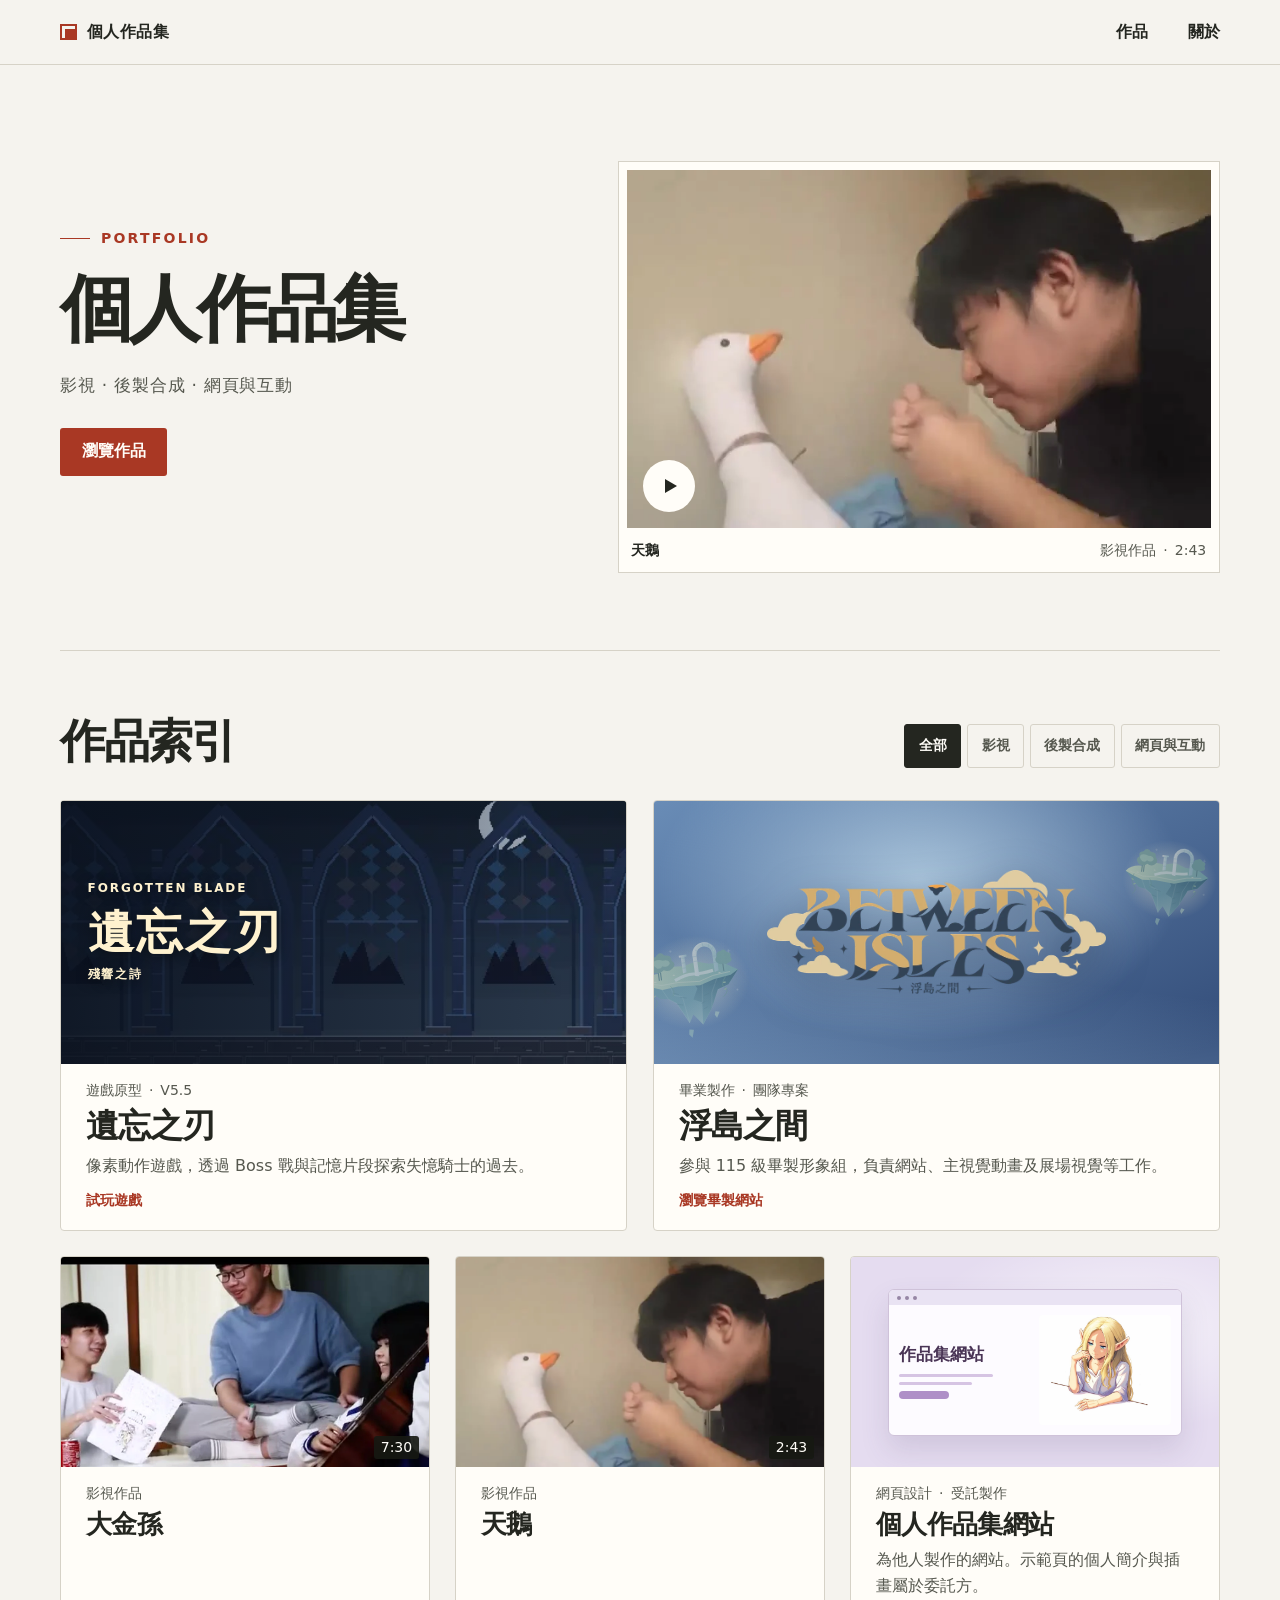
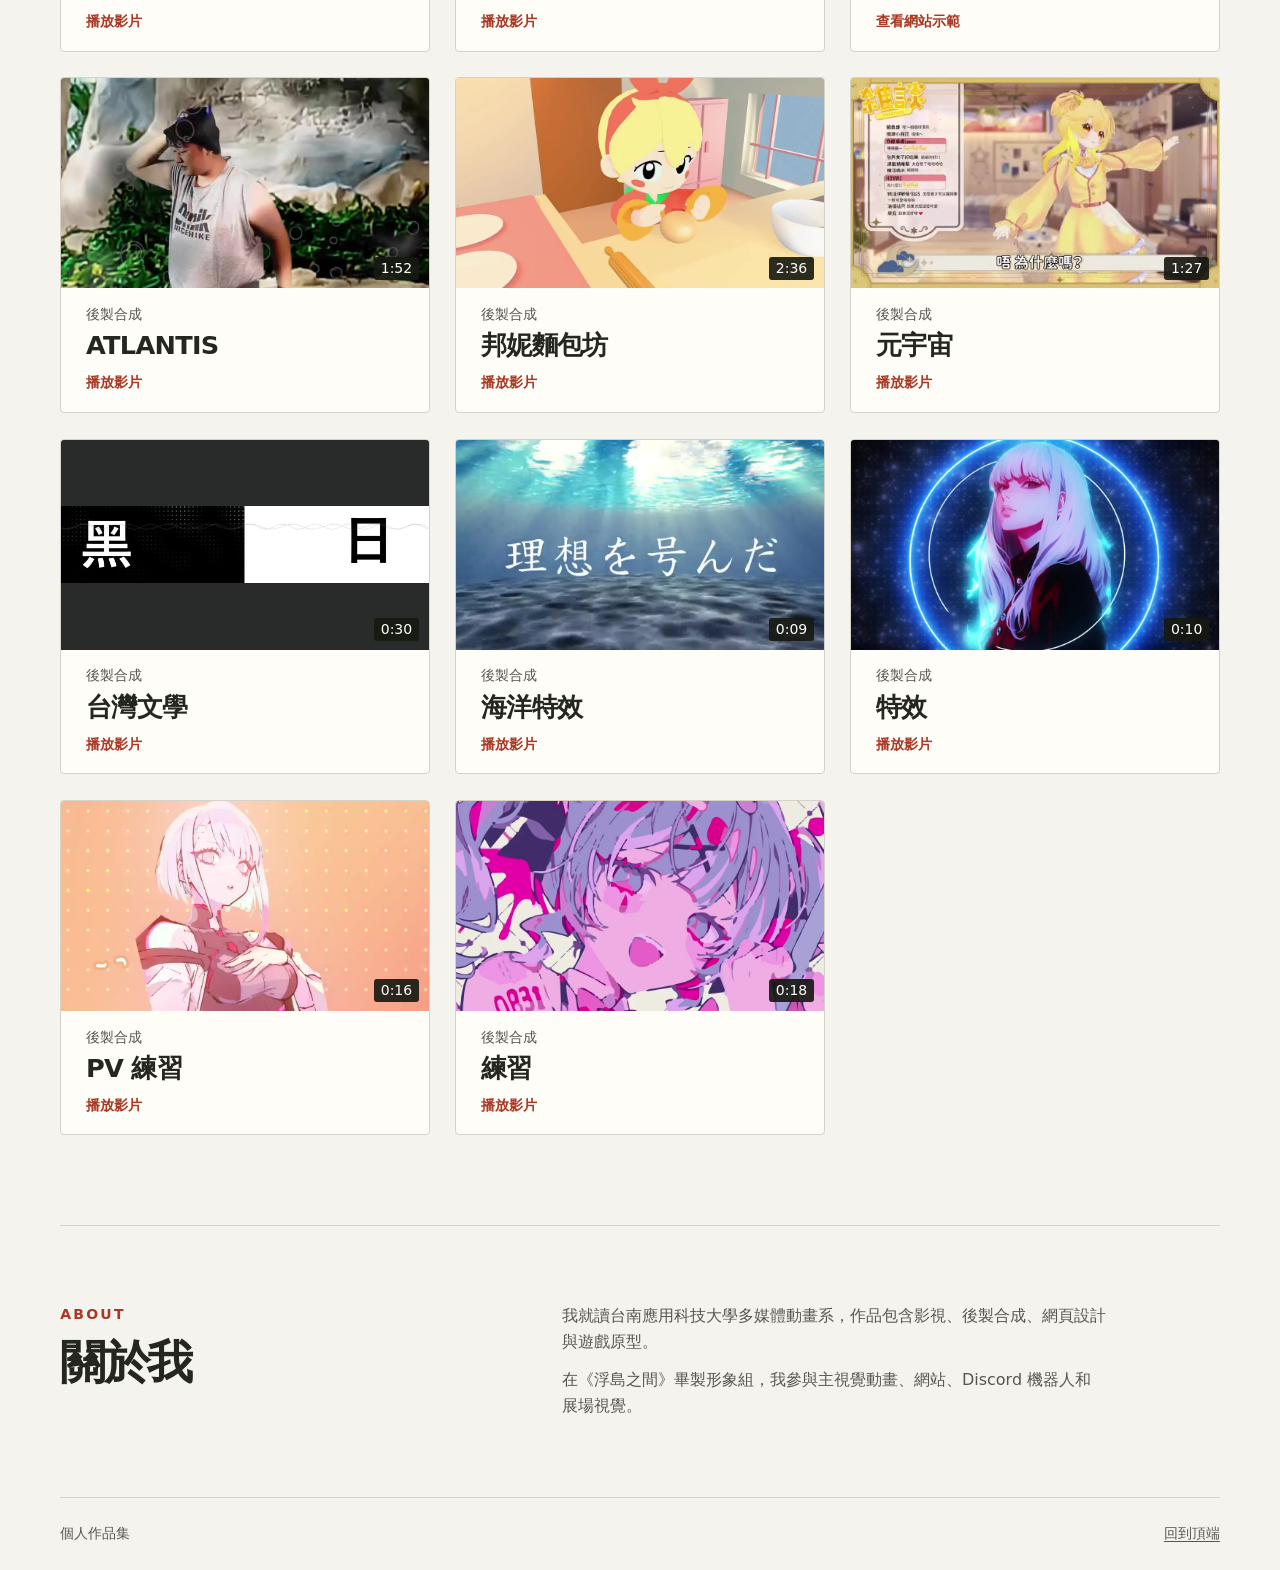
<file: index.html>
<!doctype html>
<html lang="zh-Hant">
<head>
  <meta charset="utf-8">
  <meta name="viewport" content="width=device-width, initial-scale=1">
  <meta name="description" content="影視、後製合成、網頁與互動作品。">
  <meta name="theme-color" content="#f5f3ee">
  <title>個人作品集｜影視、合成與互動</title>
  <link rel="stylesheet" href="style.css">
  <script src="portfolio.js" defer></script>
</head>
<body id="top">
  <a class="skip" href="#main">跳到主要內容</a>
  <header class="site-header">
    <div class="wrap header-inner">
      <a class="wordmark" href="#top"><span class="mark" aria-hidden="true"></span> 個人作品集</a>
      <nav aria-label="主選單">
        <a href="#works">作品</a>
        <a href="#about">關於</a>
      </nav>
    </div>
  </header>

  <main class="wrap" id="main">
    <section class="hero" aria-labelledby="portfolio-title">
      <div class="hero-copy">
        <p class="kicker"><span></span> PORTFOLIO</p>
        <h1 id="portfolio-title">個人作品集</h1>
        <p class="hero-fields">影視 · 後製合成 · 網頁與互動</p>
        <a class="primary" href="#works">瀏覽作品</a>
      </div>
      <a class="hero-film" href="media/swan.mp4" data-video="swan" data-title="天鵝" data-duration="2:43" aria-label="播放《天鵝》">
        <div class="hero-visual">
          <img src="media/swan.webp" alt="《天鵝》劇照" width="960" height="540" fetchpriority="high">
          <span class="play" aria-hidden="true"></span>
        </div>
        <div class="hero-caption"><span>天鵝</span><span>影視作品 <span class="dot">·</span> 2:43</span></div>
      </a>
    </section>

    <section class="work-section" id="works" aria-labelledby="work-title">
      <div class="section-head">
        <h2 id="work-title">作品索引</h2>
        <div class="filters" role="group" aria-label="篩選作品" hidden>
          <button type="button" data-filter="all" aria-pressed="true">全部</button>
          <button type="button" data-filter="film" aria-pressed="false">影視</button>
          <button type="button" data-filter="post" aria-pressed="false">後製合成</button>
          <button type="button" data-filter="web" aria-pressed="false">網頁與互動</button>
        </div>
        <p class="visually-hidden" id="filter-status" aria-live="polite"></p>
      </div>

      <div class="grid" id="work-grid">
        <article class="card card--feature" data-category="web">
          <a class="card-link" href="https://forgotten-blade-boss-prototype.danny20041030.chatgpt.site/v5.5/" target="_blank" rel="noopener">
            <div class="art art--game">
              <img src="media/blade.webp" alt="" width="1000" height="550" loading="lazy">
              <div class="game-lettering"><span>FORGOTTEN BLADE</span><strong>遺忘之刃</strong><span>殘響之詩</span></div>
            </div>
            <div class="card-body">
              <p class="meta">遊戲原型 <span class="dot">·</span> V5.5</p>
              <h3>遺忘之刃</h3>
              <p class="description">像素動作遊戲，透過 Boss 戰與記憶片段探索失憶騎士的過去。</p>
              <span class="action">試玩遊戲<span class="visually-hidden">（另開分頁）</span></span>
            </div>
          </a>
        </article>

        <article class="card card--feature" data-category="web">
          <a class="card-link" href="https://between-isles.github.io/fudao-meeting/website/" target="_blank" rel="noopener">
            <div class="art art--isles">
              <img class="island island--left" src="media/island.svg" alt="" width="270" height="142" loading="lazy">
              <img class="island island--right" src="media/island.svg" alt="" width="270" height="142" loading="lazy">
              <img class="isles-logo" src="media/isles-logo.webp" alt="Between Isles 標誌" width="740" height="480" loading="lazy">
            </div>
            <div class="card-body">
              <p class="meta">畢業製作 <span class="dot">·</span> 團隊專案</p>
              <h3>浮島之間</h3>
              <p class="description">參與 115 級畢製形象組，負責網站、主視覺動畫及展場視覺等工作。</p>
              <span class="action">瀏覽畢製網站<span class="visually-hidden">（另開分頁）</span></span>
            </div>
          </a>
        </article>

        <article class="card" data-category="film">
          <a class="card-link" href="media/dakin.mp4" data-video="dakin" data-title="大金孫" data-duration="7:30">
            <div class="art"><img src="media/dakin.webp" alt="" width="1200" height="750" loading="lazy"><span class="duration">7:30</span></div>
            <div class="card-body"><p class="meta">影視作品</p><h3>大金孫</h3><span class="action">播放影片</span></div>
          </a>
        </article>

        <article class="card" data-category="film">
          <a class="card-link" href="media/swan.mp4" data-video="swan" data-title="天鵝" data-duration="2:43">
            <div class="art"><img src="media/swan.webp" alt="" width="960" height="540" loading="lazy"><span class="duration">2:43</span></div>
            <div class="card-body"><p class="meta">影視作品</p><h3>天鵝</h3><span class="action">播放影片</span></div>
          </a>
        </article>

        <article class="card" data-category="web">
          <a class="card-link" href="case/index.html">
            <div class="art art--client">
              <div class="mock-browser" aria-hidden="true">
                <div class="mock-bar"><i></i><i></i><i></i></div>
                <div class="mock-page"><div class="mock-type"><b>作品集網站</b><span></span><span></span><i></i></div><img src="case/images/hero.jpg" alt="" width="320" height="250" loading="lazy"></div>
              </div>
            </div>
            <div class="card-body">
              <p class="meta">網頁設計 <span class="dot">·</span> 受託製作</p>
              <h3>個人作品集網站</h3>
              <p class="description">為他人製作的網站。示範頁的個人簡介與插畫屬於委託方。</p>
              <span class="action">查看網站示範</span>
            </div>
          </a>
        </article>

        <article class="card" data-category="post">
          <a class="card-link" href="media/atlantis.mp4" data-video="atlantis" data-title="ATLANTIS" data-duration="1:52">
            <div class="art"><img src="media/atlantis.webp" alt="" width="960" height="540" loading="lazy"><span class="duration">1:52</span></div>
            <div class="card-body"><p class="meta">後製合成</p><h3>ATLANTIS</h3><span class="action">播放影片</span></div>
          </a>
        </article>

        <article class="card" data-category="post">
          <a class="card-link" href="media/bonnie.mp4" data-video="bonnie" data-title="邦妮麵包坊" data-duration="2:36">
            <div class="art"><img src="media/bonnie.webp" alt="" width="960" height="540" loading="lazy"><span class="duration">2:36</span></div>
            <div class="card-body"><p class="meta">後製合成</p><h3>邦妮麵包坊</h3><span class="action">播放影片</span></div>
          </a>
        </article>

        <article class="card" data-category="post">
          <a class="card-link" href="media/metaverse.mp4" data-video="metaverse" data-title="元宇宙" data-duration="1:27">
            <div class="art"><img src="media/metaverse.webp" alt="" width="960" height="540" loading="lazy"><span class="duration">1:27</span></div>
            <div class="card-body"><p class="meta">後製合成</p><h3>元宇宙</h3><span class="action">播放影片</span></div>
          </a>
        </article>

        <article class="card" data-category="post">
          <a class="card-link" href="media/literature.mp4" data-video="literature" data-title="台灣文學" data-duration="0:30">
            <div class="art art--wide"><img src="media/literature.webp" alt="" width="1344" height="280" loading="lazy"><span class="duration">0:30</span></div>
            <div class="card-body"><p class="meta">後製合成</p><h3>台灣文學</h3><span class="action">播放影片</span></div>
          </a>
        </article>

        <article class="card" data-category="post">
          <a class="card-link" href="media/ocean.mp4" data-video="ocean" data-title="海洋特效" data-duration="0:09">
            <div class="art"><img src="media/ocean.webp" alt="" width="960" height="540" loading="lazy"><span class="duration">0:09</span></div>
            <div class="card-body"><p class="meta">後製合成</p><h3>海洋特效</h3><span class="action">播放影片</span></div>
          </a>
        </article>

        <article class="card" data-category="post">
          <a class="card-link" href="media/vfx.mp4" data-video="vfx" data-title="特效" data-duration="0:10">
            <div class="art"><img src="media/vfx.webp" alt="" width="960" height="540" loading="lazy"><span class="duration">0:10</span></div>
            <div class="card-body"><p class="meta">後製合成</p><h3>特效</h3><span class="action">播放影片</span></div>
          </a>
        </article>

        <article class="card" data-category="post">
          <a class="card-link" href="media/pv.mp4" data-video="pv" data-title="PV 練習" data-duration="0:16">
            <div class="art"><img src="media/pv.webp" alt="" width="960" height="540" loading="lazy"><span class="duration">0:16</span></div>
            <div class="card-body"><p class="meta">後製合成</p><h3>PV 練習</h3><span class="action">播放影片</span></div>
          </a>
        </article>

        <article class="card" data-category="post">
          <a class="card-link" href="media/practice.mp4" data-video="practice" data-title="練習" data-duration="0:18">
            <div class="art"><img src="media/practice.webp" alt="" width="960" height="540" loading="lazy"><span class="duration">0:18</span></div>
            <div class="card-body"><p class="meta">後製合成</p><h3>練習</h3><span class="action">播放影片</span></div>
          </a>
        </article>
      </div>
    </section>

    <section id="about" class="about" aria-labelledby="about-title">
      <div><p class="kicker">ABOUT</p><h2 id="about-title">關於我</h2></div>
      <div class="about-copy">
        <p>我就讀台南應用科技大學多媒體動畫系，作品包含影視、後製合成、網頁設計與遊戲原型。</p>
        <p>在《浮島之間》畢製形象組，我參與主視覺動畫、網站、Discord 機器人和展場視覺。</p>
      </div>
    </section>
  </main>

  <footer class="footer wrap"><span>個人作品集</span><a href="#top">回到頂端</a></footer>

  <dialog class="player" aria-labelledby="player-title">
    <div class="player-head">
      <div><h2 id="player-title">播放影片</h2><p id="player-duration"></p></div>
      <button type="button" class="close" autofocus aria-label="關閉播放器">×</button>
    </div>
    <video id="player-video" preload="none" playsinline controls aria-labelledby="player-title"></video>
    <div class="player-foot">
      <p id="player-error" role="status" hidden>影片無法在這裡播放，可單獨開啟影片。</p>
      <a id="player-link" href="media/dakin.mp4" target="_blank" rel="noopener">單獨開啟影片</a>
    </div>
  </dialog>
</body>
</html>
</file>
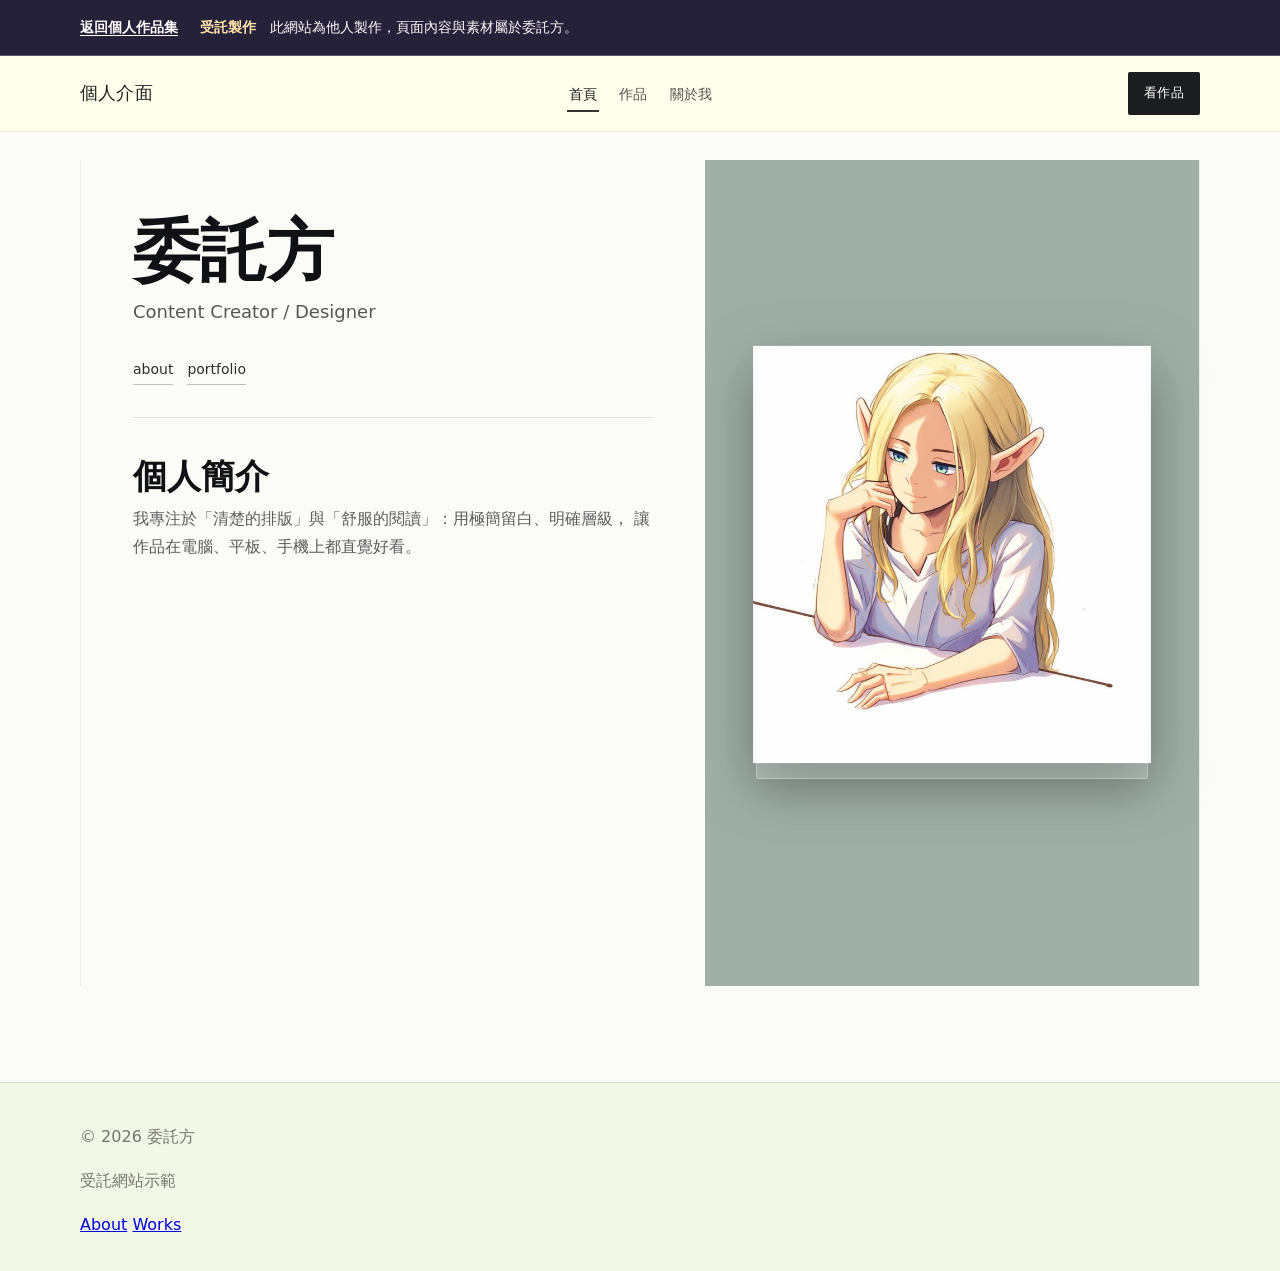
<file: case/index.html>
<!DOCTYPE html>
<html lang="zh-Hant">
<head>
  <meta charset="UTF-8">
  <meta name="viewport" content="width=device-width, initial-scale=1.0">
  <title>受託網站示範｜個人作品集網站</title>
  <link rel="stylesheet" href="css/style.css">
  <link rel="stylesheet" href="case.css">
  <script src="js/ruler.js?v=2" defer></script>
</head>
<body>
  <aside class="case-disclosure" aria-label="委託案例說明"><div class="case-disclosure-inner"><a href="../index.html#works">返回個人作品集</a><p><strong>受託製作</strong>　此網站為他人製作，頁面內容與素材屬於委託方。</p></div></aside>

  <div class="bg-balls" aria-hidden="true">
    <span class="ball"></span><span class="ball"></span><span class="ball"></span>
    <span class="ball"></span><span class="ball"></span><span class="ball"></span>
    <span class="ball"></span><span class="ball"></span><span class="ball"></span>
  </div>

  <header>
    <div class="container navbar">
      <a class="brand" href="index.html">個人介面</a>

      <nav aria-label="主選單">
        <ul>
          <li><a href="index.html" aria-current="page">首頁</a></li>
          <li><a href="works.html">作品</a></li>
          <li><a href="about.html">關於我</a></li>
        </ul>
      </nav>

      <a class="btn" href="works.html">看作品</a>
    </div>
  </header>

  <main class="container">
    <section class="split" aria-label="主視覺">

      <div class="left ruler-target">
        <h1 class="hero-title">委託方</h1>
        <p class="hero-sub">Content Creator / Designer</p>

        <div class="links" aria-label="快速連結">
          <a class="link" href="about.html">about</a>
          <a class="link" href="works.html">portfolio</a>

        </div>

        <div class="section">
          <h2 class="h2">個人簡介</h2>
          <p class="lead">
            我專注於「清楚的排版」與「舒服的閱讀」：用極簡留白、明確層級，
            讓作品在電腦、平板、手機上都直覺好看。
          </p>
        </div>
      </div>

      <div class="right" aria-label="照片區">

        <div class="portrait ruler-target">
          <img src="images/hero.jpg" alt="委託方插畫">
        </div>
      </div>
    </section>
  </main>

  <footer class="site-footer">
  <div class="container footer-inner">
    <div class="footer-left">
      <p>© 2026 委託方</p>
      <p class="footer-note">受託網站示範</p>
    </div>

    <div class="footer-right">
      <a href="about.html">About</a>
      <a href="works.html">Works</a>

    </div>
  </div>
</footer>

</body>
</html>
</file>
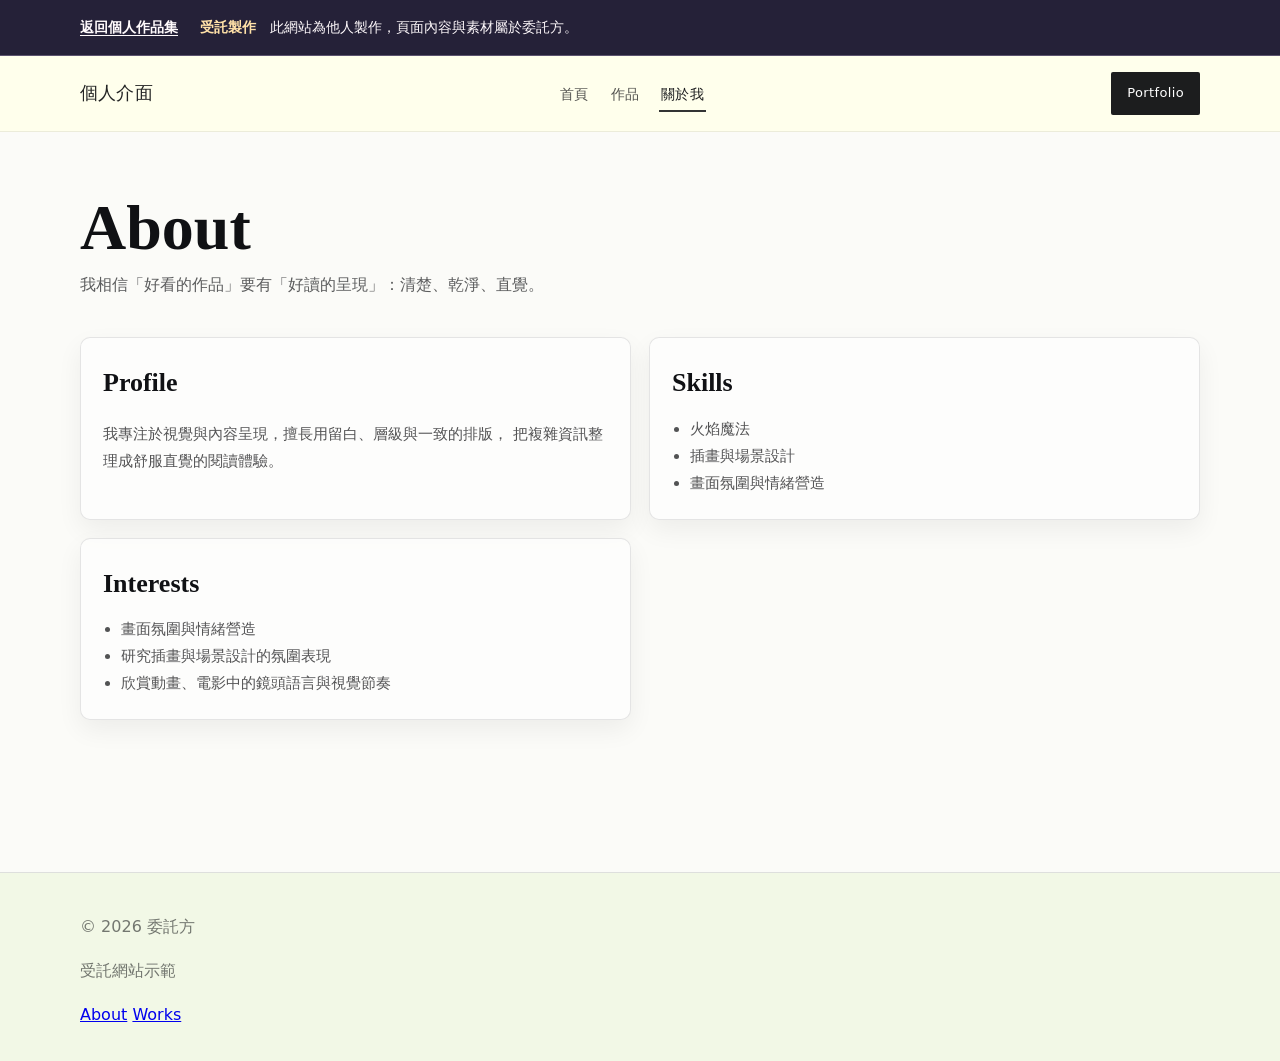
<file: case/about.html>
<!DOCTYPE html>
<html lang="zh-Hant">
<head>
  <meta charset="UTF-8" />
  <meta name="viewport" content="width=device-width, initial-scale=1.0" />
  <title>受託網站示範｜個人作品集網站</title>
  <link rel="stylesheet" href="css/style.css" />
  <link rel="stylesheet" href="case.css">
  <script src="js/ruler.js?v=2" defer></script>
</head>
<body class="ruler-target">
  <aside class="case-disclosure" aria-label="委託案例說明"><div class="case-disclosure-inner"><a href="../index.html#works">返回個人作品集</a><p><strong>受託製作</strong>　此網站為他人製作，頁面內容與素材屬於委託方。</p></div></aside>

    <div class="bg-balls" aria-hidden="true">
  <span class="ball"></span><span class="ball"></span><span class="ball"></span>
  <span class="ball"></span><span class="ball"></span><span class="ball"></span>
</div>

  <header>
    <div class="container navbar">
      <a class="brand" href="index.html">個人介面</a>

      <nav aria-label="主選單">
        <ul>
          <li><a href="index.html">首頁</a></li>
          <li><a href="works.html">作品</a></li>
          <li><a href="about.html" aria-current="page">關於我</a></li>
        </ul>
      </nav>

      <a class="btn" href="works.html">Portfolio</a>
    </div>
  </header>

  <main class="container">

  <section class="page-head">
    <h1 class="page-title">About</h1>
    <p class="page-lead">我相信「好看的作品」要有「好讀的呈現」：清楚、乾淨、直覺。</p>
  </section>

  <section class="grid-focus" aria-label="About 區塊">

    <article class="focus-card ruler-target">
      <h2>Profile</h2>
      <p>
        我專注於視覺與內容呈現，擅長用留白、層級與一致的排版，
        把複雜資訊整理成舒服直覺的閱讀體驗。
      </p>
    </article>

    <article class="focus-card ruler-target">
      <h2>Skills</h2>
      <ul>
        <li>火焰魔法</li>
        <li>插畫與場景設計 </li>
        <li>畫面氛圍與情緒營造</li>
      </ul>
    </article>

    <article class="focus-card ruler-target">
      <h2>Interests</h2>
      <ul>
        <li>畫面氛圍與情緒營造</li>
        <li>研究插畫與場景設計的氛圍表現</li>
        <li>欣賞動畫、電影中的鏡頭語言與視覺節奏</li>
      </ul>
    </article>

  </section>
</main>

  <footer class="site-footer">
  <div class="container footer-inner">
    <div class="footer-left">
      <p>© 2026 委託方</p>
      <p class="footer-note">受託網站示範</p>
    </div>

    <div class="footer-right">
      <a href="about.html">About</a>
      <a href="works.html">Works</a>

    </div>
  </div>
</footer>

</body>

</html>
</file>
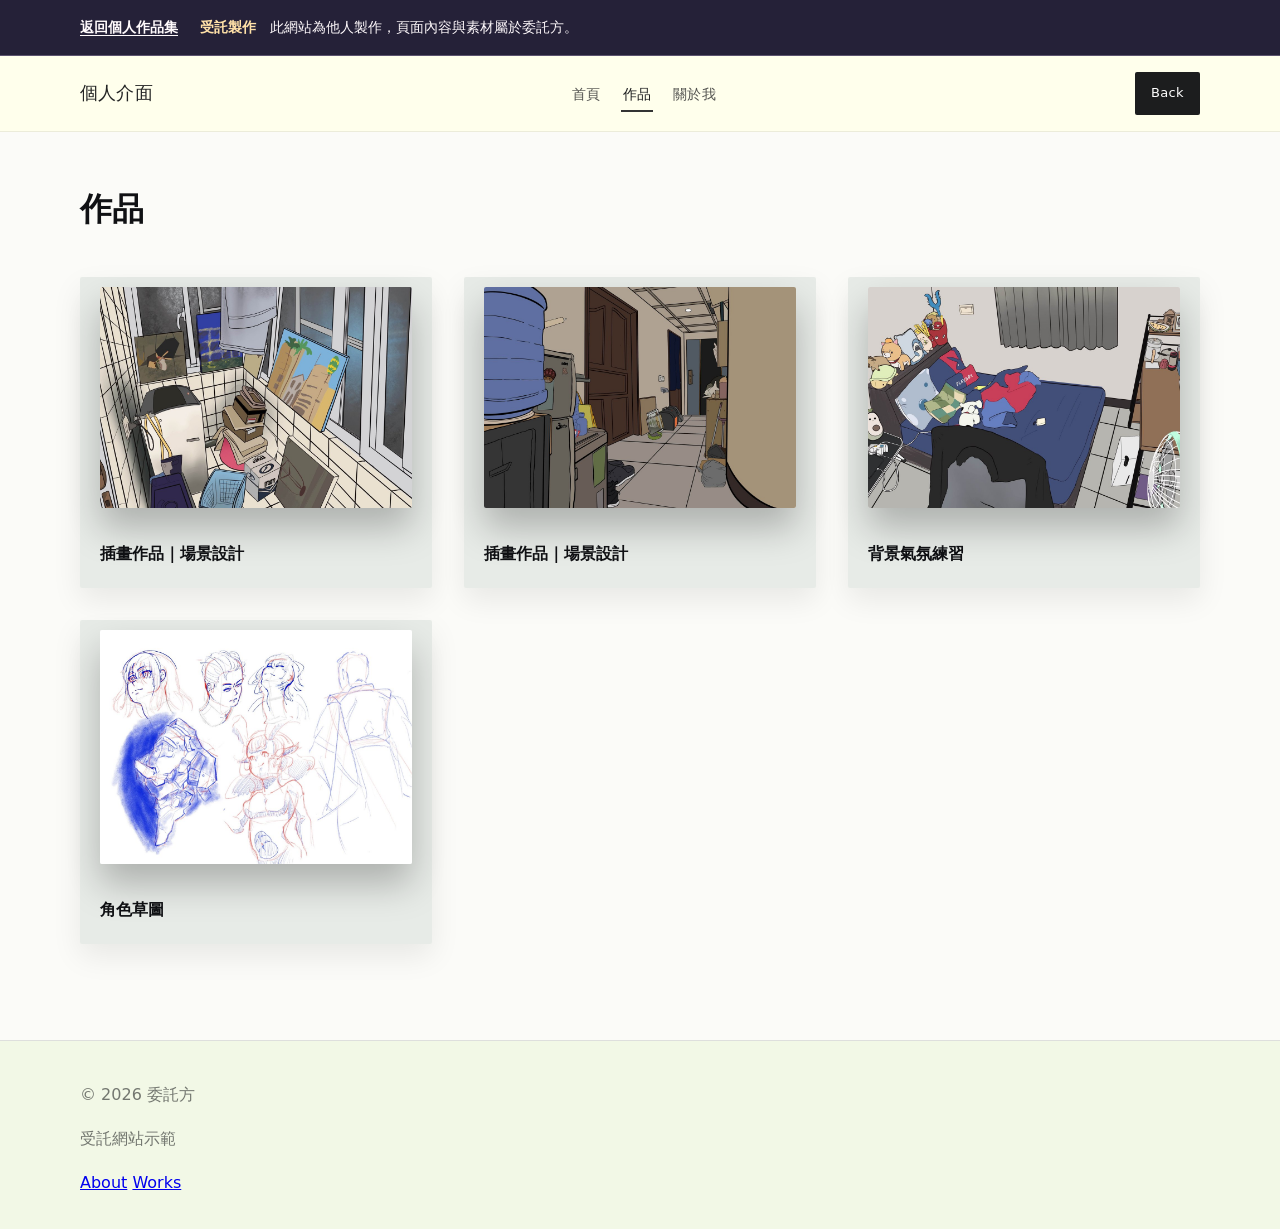
<file: case/works.html>
<!DOCTYPE html>
<html lang="zh-Hant">
<head>
  <meta charset="UTF-8" />
  <meta name="viewport" content="width=device-width, initial-scale=1.0" />
  <title>受託網站示範｜個人作品集網站</title>
  <link rel="stylesheet" href="css/style.css" />
  <link rel="stylesheet" href="case.css">
  <script src="js/ruler.js?v=2" defer></script>
</head>
<body class="ruler-target">
  <aside class="case-disclosure" aria-label="委託案例說明"><div class="case-disclosure-inner"><a href="../index.html#works">返回個人作品集</a><p><strong>受託製作</strong>　此網站為他人製作，頁面內容與素材屬於委託方。</p></div></aside>

    <div class="bg-balls" aria-hidden="true">
  <span class="ball"></span><span class="ball"></span><span class="ball"></span>
  <span class="ball"></span><span class="ball"></span><span class="ball"></span>
</div>

  <header>
    <div class="container navbar">
      <a class="brand" href="index.html">個人介面</a>

      <nav aria-label="主選單">
        <ul>
          <li><a href="index.html">首頁</a></li>
          <li><a href="works.html" aria-current="page">作品</a></li>
          <li><a href="about.html">關於我</a></li>
        </ul>
      </nav>

      <a class="btn" href="index.html">Back</a>
    </div>
  </header>

<div class="bg-orbs" aria-hidden="true">
  <span class="orb"></span><span class="orb"></span><span class="orb"></span><span class="orb"></span>
  <span class="orb"></span><span class="orb"></span><span class="orb"></span><span class="orb"></span>
  <span class="orb"></span><span class="orb"></span><span class="orb"></span><span class="orb"></span>
</div>

  <main class="container">
  <h1>作品</h1>

  <section class="works-grid">
    <article class="work-item">
      <img src="images/work1.jpg" alt="作品一">
      <div class="work-title">插畫作品｜場景設計</div>
    </article>

    <article class="work-item">
      <img src="images/work2.jpg" alt="作品二">
      <div class="work-title">插畫作品｜場景設計</div>
    </article>

    <article class="work-item">
      <img src="images/work3.jpg" alt="作品三">
      <div class="work-title">背景氣氛練習</div>
    </article>
    <article class="work-item">
      <img src="images/work4.jpg" alt="委託方角色設計草圖">
      <div class="work-title">角色草圖</div>
    </article>
  </section>
</main>

  <footer class="site-footer">
  <div class="container footer-inner">
    <div class="footer-left">
      <p>© 2026 委託方</p>
      <p class="footer-note">受託網站示範</p>
    </div>

    <div class="footer-right">
      <a href="about.html">About</a>
      <a href="works.html">Works</a>

    </div>
  </div>
</footer>

</body>

</html>
</file>
<file: style.css>
:root {
  color-scheme: light;
  --paper: #f5f3ee;
  --ink: #242620;
  --muted: #56584f;
  --rule: #d6d2c7;
  --accent: #a93824;
  --light: #fffdf8;
  --gutter: clamp(1.15rem, 4.7vw, 4.8rem);
  --system: "Noto Sans TC", "PingFang TC", "Microsoft JhengHei", system-ui, sans-serif;
}
*, *::before, *::after { box-sizing: border-box; }
html { scroll-behavior: smooth; scroll-padding-top: 6rem; }
body { margin: 0; background: var(--paper); color: var(--ink); font-family: var(--system); line-height: 1.65; }
a { color: inherit; }
button { font: inherit; }
img { display: block; max-width: 100%; }
[hidden] { display: none !important; }
:focus-visible { outline: 3px solid var(--accent); outline-offset: 5px; }
.wrap { width: min(100% - 2 * var(--gutter), 1390px); margin-inline: auto; }
.visually-hidden, .skip:not(:focus) { position: absolute; width: 1px; height: 1px; padding: 0; overflow: hidden; clip-path: inset(50%); white-space: nowrap; }
.skip { position: fixed; top: 0.7rem; left: 0.7rem; z-index: 5; padding: .75rem 1rem; color: var(--light); background: var(--ink); }
.site-header { position: sticky; top: 0; z-index: 3; background: var(--paper); border-bottom: 1px solid var(--rule); }
.header-inner, .header-inner nav { display: flex; align-items: center; }
.header-inner { justify-content: space-between; min-height: 4rem; gap: 1rem; }
.header-inner nav { gap: clamp(1rem, 3.1vw, 2.8rem); }
.header-inner a { display: inline-flex; align-items: center; min-height: 44px; text-decoration: none; font-weight: 650; }
.header-inner nav a:hover, .footer a:hover { color: var(--accent); }
.wordmark { gap: .6rem; letter-spacing: .04em; }
.mark { width: 1.05rem; height: 1.05rem; border: 2px solid var(--accent); position: relative; }
.mark::after { content: ""; position: absolute; left: 25%; top: 25%; width: 75%; height: 75%; background: var(--accent); }
.hero { display: grid; grid-template-columns: 1fr 1.22fr; align-items: center; gap: clamp(1.75rem, 5vw, 5.5rem); padding: clamp(2.65rem, 7.5vw, 7rem) 0 clamp(2.85rem, 6vw, 5.5rem); }
.hero-copy { padding-bottom: 2rem; }
.kicker { display: flex; align-items: center; gap: .7rem; font-size: .875rem; font-weight: 730; letter-spacing: .16em; margin: 0 0 1.2rem; color: var(--accent); }
.kicker span { width: 1.85rem; height: 1px; background: currentColor; }
h1, h2, h3, p { margin: 0; }
.hero h1 { font-size: clamp(2.55rem, 5.7vw, 6.1rem); line-height: 1.1; letter-spacing: -.065em; font-weight: 850; }
.hero-fields { color: var(--muted); font-size: clamp(1rem, 1.33vw, 1.25rem); margin-top: 1.4rem; letter-spacing: .045em; }
.primary { display: inline-flex; align-items: center; justify-content: center; min-height: 48px; padding: .5rem 1.35rem; text-decoration: none; color: var(--light); background: var(--accent); margin-top: 1.75rem; font-weight: 690; border-radius: 3px; }
.primary:hover { background: #802b1b; }
.hero-film { display: block; min-width: 0; text-decoration: none; border: 1px solid var(--rule); padding: .52rem .52rem 0; background: var(--light); }
.hero-visual { aspect-ratio: 1.63; display: grid; place-items: center; background: #373a33; overflow: hidden; position: relative; }
.hero-visual img { width: 100%; height: 100%; object-fit: cover; object-position: center; }
.hero-caption { display: flex; gap: 1rem; align-items: center; justify-content: space-between; padding: .65rem .27rem; font-size: .875rem; color: var(--muted); }
.hero-caption > :first-child { font-weight: 720; color: var(--ink); }
.play { position: absolute; bottom: 1rem; left: 1rem; width: 3.25rem; height: 3.25rem; display: grid; place-items: center; color: var(--ink); background: var(--light); border-radius: 50%; transition: background .16s, color .16s; }
.play::before { content: ""; border-left: 12px solid currentColor; border-block: 7px solid transparent; margin-left: 3px; }
.hero-film:hover .play { color: var(--light); background: var(--accent); }
.work-section { border-top: 1px solid var(--rule); padding: clamp(2.5rem, 5vw, 4rem) 0 clamp(3.5rem, 7vw, 6.5rem); }
.section-head { display: flex; align-items: flex-end; flex-wrap: wrap; justify-content: space-between; gap: 1rem 2rem; margin-bottom: clamp(1.2rem, 3vw, 2rem); }
.section-head h2, .about h2 { font-size: clamp(1.9rem, 3.6vw, 3.35rem); letter-spacing: -.055em; line-height: 1.15; }
.filters { display: flex; flex-wrap: wrap; gap: .35rem; }
.filters button { background: transparent; color: var(--muted); border: 1px solid var(--rule); min-height: 44px; padding: .45rem .85rem; border-radius: 3px; cursor: pointer; font-size: .875rem; font-weight: 680; }
.filters button:hover { border-color: var(--accent); color: var(--accent); }
.filters button[aria-pressed="true"] { border-color: var(--ink); color: var(--light); background: var(--ink); }
.grid { display: grid; grid-template-columns: repeat(6, minmax(0, 1fr)); gap: clamp(1rem, 2vw, 1.75rem); }
.card { grid-column: span 2; min-width: 0; }
.card--feature { grid-column: span 3; }
.grid[data-collection="web"] .card { grid-column: span 2; }
.card-link { display: flex; flex-direction: column; height: 100%; text-decoration: none; background: var(--light); border: 1px solid var(--rule); border-radius: 4px; overflow: hidden; transition: border-color .18s; }
.card-link:hover { border-color: var(--accent); }
.art { aspect-ratio: 1.75; position: relative; display: grid; place-items: center; overflow: hidden; background: #282b29; }
.card--feature .art { aspect-ratio: 2.15; }
.grid[data-collection="web"] .art { aspect-ratio: 1.75; }
.art > img:not(.island):not(.isles-logo) { width: 100%; height: 100%; object-fit: cover; }
.art--wide > img:not(.island):not(.isles-logo) { object-fit: contain; }
.art--game { color: #fff2cf; isolation: isolate; }
.art--game > img { position: absolute; inset: 0; }
.art--game::after { content: ""; position: absolute; inset: 0; background: linear-gradient(90deg, #0a111ed9, #1016263b 88%); z-index: 0; }
.game-lettering { text-shadow: 0 2px 12px #0b0f14; position: relative; z-index: 1; justify-self: start; padding: 1.65rem; display: grid; gap: .27rem; }
.game-lettering strong { font-size: clamp(1.65rem, 3.6vw, 4rem); letter-spacing: .06em; font-family: "Noto Serif TC", "Songti TC", "PMingLiU", serif; line-height: 1.25; font-weight: 750; }
.game-lettering span { font-size: .75rem; letter-spacing: .16em; font-weight: 700; }
.art--isles { background: radial-gradient(ellipse at 47% 30%, #a9c4db, transparent 62%), linear-gradient(155deg,#698cb6,#344e7a 96%); }
.art--isles::after { content: ""; position: absolute; inset: 0; background: linear-gradient(7deg, #c1e5ff3d, transparent 40%); pointer-events: none; }
.isles-logo { z-index: 1; width: 60%; height: 80%; object-fit: contain; filter: drop-shadow(0 14px 21px #1527448c); }
.island { position: absolute; width: 26%; height: auto; opacity: .55; }
.island--left { left: -6%; bottom: 5%; transform: rotate(-8deg); }
.island--right { width: 22%; right: -2%; top: 12%; transform: rotate(6deg); }
.art--client { background: radial-gradient(ellipse at 75% 34%, #ffffffa0, transparent 52%), #e5dcf0; }
.mock-browser { width: 80%; border: 1px solid #cfc2d9; border-radius: 6px; background: #fdfbff; box-shadow: 0 14px 28px #53436e25; overflow: hidden; }
.mock-bar { display: flex; gap: 4px; height: .97rem; align-items: center; padding-inline: .5rem; background: #e9e3f3; }
.mock-bar i { width: 4px; height: 4px; background: #9686a5; border-radius: 50%; }
.mock-page { display: grid; grid-template-columns: 1.02fr 1fr; min-height: 4rem; align-items: center; padding: .6rem; gap: .3rem; }
.mock-type { display: grid; gap: .3rem; color: #4a3556; font-size: clamp(.72rem, 1.4vw, 1.05rem); }
.mock-type span, .mock-type i { height: 3px; width: 70%; background: #d6c4e3; border-radius: 1rem; }
.mock-type span:nth-of-type(2) { width: 54%; }
.mock-type i { width: 37%; height: .52rem; margin-top: .1rem; background: #af8fc7; }
.mock-page img { width: 100%; height: auto; aspect-ratio: 1.2; object-fit: cover; border-radius: 3px; }
.duration { position: absolute; right: .6rem; bottom: .52rem; background: #171912e8; color: #fffdf8; font-size: .875rem; padding: .14rem .43rem; border-radius: 3px; font-variant-numeric: tabular-nums; line-height: 1.35; }
.card-body { display: flex; flex-direction: column; flex: 1; padding: .93rem clamp(.95rem, 2vw, 1.55rem) 1.05rem; }
.meta { font-size: .875rem; color: var(--muted); }
.dot { margin-inline: .18em; }
.card h3 { font-size: clamp(1.2rem, 2vw, 1.65rem); line-height: 1.2; margin-top: .25rem; letter-spacing: -.028em; }
.card--feature h3 { font-size: clamp(1.35rem, 2.6vw, 2.15rem); }
.description { color: var(--muted); margin-top: .43rem; text-wrap: pretty; }
.action { align-self: flex-start; color: var(--accent); margin-top: auto; padding-top: .65rem; font-size: .9rem; font-weight: 750; }
.card-link:hover .action { text-decoration: underline; text-underline-offset: .18em; }
.about { border-block: 1px solid var(--rule); display: grid; grid-template-columns: 1fr 1.45fr; gap: 1.25rem 3rem; padding: clamp(2.5rem, 6vw, 5.5rem) 0; }
.about .kicker { margin-bottom: .65rem; }
.about-copy { max-width: 34rem; color: var(--muted); }
.about-copy p + p { margin-top: .72rem; }
.footer { display: flex; align-items: center; justify-content: space-between; min-height: 4.5rem; gap: 1rem; color: var(--muted); font-size: .875rem; }
.footer a { display: flex; align-items: center; min-height: 44px; text-underline-offset: .2em; }
.player { width: min(65rem, calc(100% - 2rem)); max-height: calc(100dvh - 2rem); overflow: auto; border: 1px solid #50504a; border-radius: 8px; padding: 0; color: var(--light); background: #1b1e1a; }
.player::backdrop { background: #11130fc9; }
body:has(dialog[open]) { overflow: hidden; }
.player-head, .player-foot { display: flex; align-items: center; justify-content: space-between; gap: .6rem 1rem; padding: .8rem 1.1rem; }
.player-head h2 { line-height: 1.2; font-size: 1.25rem; }
.player-head p { color: #d6d2c7; font-size: .875rem; }
.close { color: var(--light); background: transparent; cursor: pointer; border: 1px solid #9b9a8e; border-radius: 4px; min-width: 44px; min-height: 44px; font-size: 1.6rem; line-height: 1; }
.close:hover { background: #383a33; }
.player :focus-visible { outline-color: #ffc3a0; }
.player video { display: block; width: 100%; max-height: 68dvh; background: #0e100e; aspect-ratio: 16/9; object-fit: contain; }
.player-foot { justify-content: flex-end; flex-wrap: wrap; font-size: .875rem; }
.player-foot p { margin-right: auto; }
.player-foot a { display: inline-flex; align-items: center; min-height: 44px; text-underline-offset: .2em; }
@media (max-width: 840px) {
  .grid { grid-template-columns: repeat(2, minmax(0, 1fr)); }
  .card, .card--feature, .grid[data-collection="web"] .card { grid-column: span 1; }
  .card--feature .art { aspect-ratio: 1.75; }
}
@media (max-width: 650px) {
  html { scroll-padding-top: 5rem; }
  .hero { grid-template-columns: 1fr; }
  .hero-copy { padding-bottom: 0; }
  .hero h1 { font-size: clamp(2.85rem, 11vw, 4.3rem); }
  .hero-fields { margin-top: .8rem; }
  .hero .kicker { margin-bottom: .66rem; }
  .primary { margin-top: 1.25rem; }
  .about { grid-template-columns: 1fr; }
}
@media (max-width: 480px) {
  .grid { grid-template-columns: 1fr; }
  .filters button { padding-inline: .65rem; }
  .card-body { padding-block: .75rem .92rem; }
  .hero-caption { padding-block: .42rem; }
  .play { width: 2.85rem; height: 2.85rem; bottom: .75rem; left: .75rem; }
}
@media (prefers-reduced-motion: reduce) {
  *, *::before, *::after { scroll-behavior: auto !important; transition: none !important; }
}
</file>
<file: case/css/style.css>
/* =========================================================
   極簡高級感作品集（Wix 風格）
   ✅背景球球緩慢掉落 + ✅尺規十字線（平行/垂直）
========================================================= */

:root{
  --bg: #fbfbf8;
  --ink: #101114;
  --muted: rgba(16,17,20,.68);
  --line: rgba(16,17,20,.12);
  --panel: #95a79d;

  --serif: ui-serif, "Times New Roman", "Noto Serif TC", serif;
  --sans: ui-sans-serif, system-ui, -apple-system, "Noto Sans TC", "Microsoft JhengHei", sans-serif;
}

*{ box-sizing:border-box; }
html,body{ margin:0; padding:0; }
body{
  font-family: var(--sans);
  background: var(--bg);
  color: var(--ink);
  line-height: 1.75;
  overflow-x: hidden;
}

/* =========================
   ✅背景球球（可見、但不吵）
========================= */
.bg-balls{
  position: fixed;
  inset: 0;
  pointer-events: none;
  overflow: hidden;
  z-index: 0;      /* ✅最底層 */
  opacity: .90;
}

.ball{
  position: absolute;
  top: -20%;
  border-radius: 50%;
  width: 80px;
  height: 80px;

  background: radial-gradient(circle at 30% 30%,
    rgba(255,255,255,.70),
    rgba(200,225,210,.28) 55%,
    rgba(0,0,0,0) 75%
  );

  filter: blur(.2px);
  mix-blend-mode: multiply;
  animation: fall linear infinite;
}

@keyframes fall{
  0%{ transform: translateY(0) translateX(0); opacity:0; }
  10%{ opacity:.65; }
  50%{ transform: translateY(55vh) translateX(16px); }
  100%{ transform: translateY(120vh) translateX(-16px); opacity:0; }
}

.bg-balls .ball:nth-child(1){ left:6%;  width:130px; height:130px; animation-duration:42s; }
.bg-balls .ball:nth-child(2){ left:16%; width:70px;  height:70px;  animation-duration:30s; }
.bg-balls .ball:nth-child(3){ left:28%; width:95px;  height:95px;  animation-duration:36s; }
.bg-balls .ball:nth-child(4){ left:40%; width:60px;  height:60px;  animation-duration:28s; }
.bg-balls .ball:nth-child(5){ left:52%; width:150px; height:150px; animation-duration:46s; }
.bg-balls .ball:nth-child(6){ left:64%; width:80px;  height:80px;  animation-duration:34s; }
.bg-balls .ball:nth-child(7){ left:74%; width:110px; height:110px; animation-duration:40s; }
.bg-balls .ball:nth-child(8){ left:86%; width:65px;  height:65px;  animation-duration:32s; }
.bg-balls .ball:nth-child(9){ left:94%; width:100px; height:100px; animation-duration:44s; }

@media (prefers-reduced-motion: reduce){
  .ball{ animation:none; opacity:.10; }
}

/* ✅內容層（在球球上面） */
header, main, footer{
  position: relative;
  z-index: 2;
}

.container{
  width: min(1120px, 92vw);
  margin: 0 auto;
}

/* =========================
   Header
========================= */
header{
  position: sticky;
  top: 0;
  background: rgba(255, 255, 235, 0.92);
  backdrop-filter: blur(10px);
  border-bottom: 1px solid rgba(16,17,20,.08);
  z-index: 10;
}

.navbar{
  display:flex;
  align-items:center;
  justify-content:space-between;
  padding: 16px 0;
  gap: 16px;
}

.brand{
  font-family: var(--serif);
  font-size: 18px;
  letter-spacing: .2px;
  text-decoration: none;
  color: rgba(16,17,20,.92);
}

nav ul{
  list-style:none;
  display:flex;
  gap: 18px;
  padding:0;
  margin:0;
  flex-wrap: wrap;
}

nav a{
  position: relative;
  color: rgba(16,17,20,.72);
  text-decoration:none;
  font-size: 14px;
  letter-spacing: .25px;
  padding: 4px 2px;
}

nav a::after{
  content:"";
  position:absolute;
  left:0;
  bottom:-6px;
  width:0%;
  height:2px;
  background: rgba(16,17,20,.85);
  transition: width .22s ease;
}

nav a:hover::after{ width:100%; }
nav a[aria-current="page"]::after{ width:100%; }
nav a[aria-current="page"]{ color: rgba(16,17,20,.95); }

.btn{
  display:inline-flex;
  align-items:center;
  justify-content:center;
  padding: 10px 16px;
  border-radius: 2px;
  background: rgba(16,17,20,.95);
  color:#fff;
  text-decoration:none;
  font-size: 13px;
  letter-spacing: .35px;
  transition: transform .18s ease, box-shadow .18s ease;
}
.btn:hover{
  transform: translateY(-2px);
  box-shadow: 0 14px 26px rgba(0,0,0,.14);
}

/* =========================
   Main layout
========================= */
main{ padding: 28px 0 60px; }

.split{
  display:flex;
  min-height: calc(100vh - 74px);
  border-left: 1px solid rgba(16,17,20,.06);
  border-right: 1px solid rgba(16,17,20,.06);
}

.left{
  flex: 1.1;
  padding: 58px 52px;
  background: rgba(251,251,248,.90);
}

.right{
  flex: .9;
  padding: 34px;
  background: rgba(149,167,157,.90);
  display:flex;
  align-items:center;
  justify-content:center;
}

.hero-title{
  font-family: var(--serif);
  font-size: clamp(46px, 5.2vw, 86px);
  line-height: 1.02;
  margin: 0 0 10px;
}

.hero-sub{
  font-size: 18px;
  color: rgba(16,17,20,.70);
  margin: 0 0 30px;
}

/* 資訊對齊 */
.info{
  margin: 0;
  padding: 0;
  margin-top: 10px;
  display: grid;
  gap: 10px;
}
.info .row{
  display:grid;
  grid-template-columns: 90px 1fr;
  align-items: baseline;
  column-gap: 14px;
}
.info dt{
  font-weight: 700;
  color: rgba(16,17,20,.92);
}
.info dd{
  margin: 0;
  color: rgba(16,17,20,.76);
}

/* Links */
.links{
  margin-top: 14px;
  display:flex;
  gap: 14px;
  flex-wrap:wrap;
}
.link{
  color: rgba(16,17,20,.88);
  text-decoration:none;
  border-bottom: 1px solid rgba(16,17,20,.25);
  padding-bottom: 2px;
  transition: border-color .18s ease, opacity .18s ease;
  font-size: 14px;
}
.link:hover{
  border-color: rgba(16,17,20,.75);
  opacity: .92;
}

/* Section */
.section{
  padding-top: 40px;
  margin-top: 32px;
  border-top: 1px solid rgba(16,17,20,.10);
}

.h2{
  font-family: var(--serif);
  font-size: 34px;
  margin: 0 0 10px;
  line-height: 1.1;
}
.lead{
  color: var(--muted);
  margin: 0;
  max-width: 54ch;
}

/* Portrait */
.portrait{
  width: min(440px, 92%);
  aspect-ratio: 1 / 1.05;
  background: rgba(255,255,255,.20);
  border: 1px solid rgba(255,255,255,.40);
  border-radius: 2px;
  box-shadow: 0 16px 40px rgba(0,0,0,.12);
  overflow:hidden;
}
/* 讓人物浮出來 */
.portrait{
  overflow: visible; /* ✅一定要 */
}

.portrait img{
  transform: translateY(-18px) scale(1.02);
  filter: drop-shadow(0 18px 28px rgba(0,0,0,.25));
  transition: transform .35s ease, filter .35s ease;
}

/* 滑鼠移上去更立體（可選） */
.portrait:hover img{
  transform: translateY(-26px) scale(1.04);
  filter: drop-shadow(0 26px 40px rgba(0,0,0,.35));
}


/* Footer */
footer{
  border-top: 1px solid rgba(16,17,20,.08);
  padding: 18px 0 30px;
  color: rgba(16,17,20,.56);
  background: rgba(251,251,248,.90);
}

/* RWD */
@media (max-width: 800px){
  .split{ flex-direction: column; min-height: auto; }
  .left{ padding: 40px 22px; }
  .right{ padding: 28px 22px; }
}
@media (max-width: 400px){
  .navbar{ padding: 12px 0; gap: 10px; }
  nav ul{ gap: 12px; }
  .btn{ padding: 9px 12px; font-size: 12px; }
  .hero-sub{ font-size: 16px; margin-bottom: 22px; }
  .h2{ font-size: 30px; }
  .info .row{ grid-template-columns: 78px 1fr; }
}

/* =========================================================
   ✅尺規標線互動（平行 / 垂直）
========================================================= */
.ruler-target{
  position: relative;
  overflow: hidden;
}
.ruler-line{
  position: absolute;
  pointer-events: none;
  background: rgba(16,17,20,.35);
  transition: opacity .15s ease;
  opacity: 0;
}
.ruler-line.horizontal{
  left: 0;
  right: 0;
  height: 1px;
}
.ruler-line.vertical{
  top: 0;
  bottom: 0;
  width: 1px;
}
/* 右側圖片用白線 */
.right .ruler-line{
  background: rgba(255,255,255,.55);
}

/* ===============================
   修正：右側不要蓋住左側
=============================== */

/* 1️⃣ split 要有定位，才能控制左右層級 */
.split{
  position: relative;
}

/* 2️⃣ 左邊內容永遠在上面 */
.left{
  position: relative;
  z-index: 3;
}

/* 3️⃣ 右邊背景退後一層 */
.right{
  position: relative;
  z-index: 1;
}
/* ✅修正：避免右欄把左欄擠爆 */
.split{
  display:flex;
  gap: 0;
}

.left{
  flex: 1.1;
  min-width: 420px;   /* ✅左欄保底寬度 */
}

.right{
  flex: .9;
  max-width: 560px;   /* ✅右欄不要無限變寬 */
  width: 100%;
}

/* ✅螢幕稍窄就先改成上下排（不要等到 800） */
@media (max-width: 980px){
  .split{ flex-direction: column; }
  .right{ max-width: none; }
}
/* ===============================
   修正：圖片一定顯示在最上層
=============================== */

.portrait{
  position: relative;
  z-index: 3;
  overflow: visible;
}

.portrait img{
  display: block;
  width: 100%;
  height: 100%;
  object-fit: cover;
  position: relative;
  z-index: 4; /* ✅比背景高 */
}
/* ===============================
   Works 頁：作品圖片尺寸控制
=============================== */

/* 作品列表容器 */
.works-grid{
  display: grid;
  grid-template-columns: repeat(auto-fit, minmax(260px, 1fr));
  gap: 32px;
  margin-top: 40px;
}

/* 每一件作品 */
.work-item{
  background: #fff;
  padding: 16px;
  border-radius: 2px;
  box-shadow: 0 12px 30px rgba(0,0,0,.08);
  transition: transform .25s ease, box-shadow .25s ease;
}

.work-item:hover{
  transform: translateY(-6px);
  box-shadow: 0 22px 40px rgba(0,0,0,.14);
}

/* ✅ 關鍵：圖片不再爆版 */
.work-item img{
  width: 100%;
  max-height: 420px;        /* ✅限制高度 */
  object-fit: contain;     /* ✅完整顯示，不裁切 */
  background: #f4f4f2;
  display: block;
  border-radius: 2px;
}

/* 作品標題 */
.work-title{
  margin-top: 14px;
  font-size: 16px;
  font-weight: 600;
}
.work-item{
  background: #e7ebe7;
  padding: 28px 20px 20px;
}

.work-item img{
  transform: translateY(-18px);
  box-shadow: 0 20px 36px rgba(0,0,0,.25);
}
/* =========================================================
   ✅新增：背景不規則圓形（接近才浮現）
   使用方式：works.html 加上 .bg-orbs + 多個 .orb
========================================================= */

.bg-orbs{
  position: fixed;
  inset: 0;
  z-index: 0;                 /* ✅在最底層 */
  pointer-events: none;       /* ✅不擋點擊 */
  opacity: 0;                 /* ✅平常完全隱藏 */
  transition: opacity .45s ease;
  filter: blur(.2px);
}

/* ✅觸發：滑鼠進到畫面就浮現（接近感） */
body:hover .bg-orbs{
  opacity: 1;
}

/* ✅如果你想「更接近才出現」→ 改成只在作品區域 hover 才出現
   (把上面 body:hover 刪掉，改成下面這行)
   main:hover ~ .bg-orbs 這種 selector 不好用，建議用下方方案：把 bg-orbs 放在 main 前面，
   然後用 main:hover + .bg-orbs 也不行（兄弟選擇器）。所以最穩還是 body:hover。
*/

/* 圓形基本樣式 */
.orb{
  position: absolute;
  width: 140px;
  height: 140px;
  border-radius: 999px;

  /* ✅透明的霧面漸層球 */
  background: radial-gradient(circle at 30% 30%,
    rgba(255,255,255,.55),
    rgba(149,167,157,.20) 55%,
    rgba(0,0,0,0) 72%
  );

  mix-blend-mode: multiply;
  opacity: 0;                 /* ✅每顆球預設也透明 */
  transform: translateY(12px) scale(.98);
  transition:
    opacity .60s ease,
    transform .90s ease;
}

/* ✅浮現時每顆球慢慢出來 */
body:hover .bg-orbs .orb{
  opacity: .9;
  transform: translateY(0) scale(1);
}

/* 不規則排列（你可以自行調整數量與位置） */
.bg-orbs .orb:nth-child(1){ left: 8%;  top: 18%; width:180px; height:180px; }
.bg-orbs .orb:nth-child(2){ left: 22%; top: 64%; width:120px; height:120px; }
.bg-orbs .orb:nth-child(3){ left: 38%; top: 28%; width:150px; height:150px; }
.bg-orbs .orb:nth-child(4){ left: 52%; top: 70%; width:210px; height:210px; }

.bg-orbs .orb:nth-child(5){ left: 66%; top: 22%; width:130px; height:130px; }
.bg-orbs .orb:nth-child(6){ left: 78%; top: 52%; width:170px; height:170px; }
.bg-orbs .orb:nth-child(7){ left: 90%; top: 16%; width:110px; height:110px; }
.bg-orbs .orb:nth-child(8){ left: 12%; top: 44%; width:160px; height:160px; }

.bg-orbs .orb:nth-child(9){ left: 30%; top: 10%; width:110px; height:110px; }
.bg-orbs .orb:nth-child(10){ left: 58%; top: 40%; width:190px; height:190px; }
.bg-orbs .orb:nth-child(11){ left: 74%; top: 78%; width:120px; height:120px; }
.bg-orbs .orb:nth-child(12){ left: 44%; top: 54%; width:140px; height:140px; }

/* ✅尊重減少動態偏好 */
@media (prefers-reduced-motion: reduce){
  .bg-orbs, .orb{ transition: none; }
}
.site-footer{
  margin-top: 36px;
  padding: 20px 0 28px;
  background: linear-gradient(
    to bottom,
    rgba(251,251,248,0),
    rgba(251,251,248,.92) 30%,
    rgba(251,251,248,.96)
  );
  border-top: 1px solid rgba(16,17,20,.08);
}

.site-footer{
  margin-top: 36px;
  padding: 24px 0 32px;
  background: #f6f7f4;
  border-top: 1px solid rgba(16,17,20,.10);
  position: relative;
}

/* 在 footer 上面加一層「遮罩」 */
.site-footer::before{
  content:"";
  position:absolute;
  inset:0;
  background: #f2f9e5eb;
  z-index: -1;
}
/* ✅保險：讓頁面內容至少撐滿一屏，footer 會乖乖在下面 */
body{
  min-height: 100vh;
  display: flex;
  flex-direction: column;
}

main{
  flex: 1;
}
/* ✅救命：解除不能滾（避免某段把頁面鎖死） */
html, body{
  height: auto !important;
  overflow-y: auto !important;
}
/* =========================================================
   ✅About：分格互動（hover 一格放大，其它縮小）
========================================================= */
.page-head{
  padding: 34px 0 16px;
}

.page-title{
  font-family: var(--serif);
  font-size: clamp(44px, 5vw, 76px);
  line-height: 1.05;
  margin: 0 0 10px;
}

.page-lead{
  margin: 0;
  color: var(--muted);
  max-width: 60ch;
}

/* 分格容器 */
.grid-focus{
  display: grid;
  grid-template-columns: 1fr 1fr;
  gap: 18px;
  padding: 22px 0 56px;
}

/* 卡片 */
.focus-card{
  background: rgba(255,255,255,.55);
  border: 1px solid rgba(16,17,20,.10);
  border-radius: 10px;
  padding: 22px 22px;
  box-shadow: 0 10px 26px rgba(0,0,0,.06);
  transform: translateZ(0);
  transition: transform .22s ease, box-shadow .22s ease, opacity .22s ease, filter .22s ease;
}

/* 標題更有設計感 */
.focus-card h2{
  font-family: var(--serif);
  font-size: 26px;
  margin: 0 0 10px;
}

/* 文字舒服 */
.focus-card p,
.focus-card li{
  color: rgba(16,17,20,.72);
  font-size: 15px;
  line-height: 1.8;
}

/* 列表縮排 */
.focus-card ul{
  margin: 0;
  padding-left: 18px;
}

/* contact 連結 */
.contact-list{
  padding-left: 18px;
}
.contact-list a{
  color: rgba(16,17,20,.88);
  text-decoration: none;
  border-bottom: 1px solid rgba(16,17,20,.22);
}
.contact-list a:hover{
  border-bottom-color: rgba(16,17,20,.60);
}

/* ✅核心互動：hover 放大、其他縮小淡掉 */
.grid-focus:hover .focus-card{
  transform: scale(.96);
  opacity: .55;
  filter: saturate(.9);
}

.grid-focus:hover .focus-card:hover{
  transform: scale(1.03);
  opacity: 1;
  filter: none;
  box-shadow: 0 22px 60px rgba(0,0,0,.14);
}

/* ✅卡片 hover：標題更強（微放大） */
.grid-focus:hover .focus-card:hover h2{
  letter-spacing: .2px;
}

/* RWD：平板/手機改一欄，避免 hover 造成困擾 */
@media (max-width: 800px){
  .grid-focus{ grid-template-columns: 1fr; }
}

/* 手機：取消「其他縮小」效果，避免誤觸 */
@media (max-width: 400px){
  .grid-focus:hover .focus-card{
    transform: none;
    opacity: 1;
    filter: none;
  }
}
</file>
<file: case/case.css>
.case-disclosure {
  position: relative;
  z-index: 5;
  background: #252138;
  color: #fffafc;
  border-bottom: 1px solid #5c536f;
  font: 500 .9rem/1.55 "Microsoft JhengHei", system-ui, sans-serif;
}
.case-disclosure-inner {
  width: min(100% - 2rem, 1120px);
  margin-inline: auto;
  display: flex;
  align-items: center;
  gap: .25rem 1.4rem;
  flex-wrap: wrap;
  padding-block: .35rem;
}
.case-disclosure a {
  display: inline-flex;
  align-items: center;
  min-height: 44px;
  color: #fffafc;
  font-weight: 700;
  text-decoration: underline;
  text-underline-offset: .2em;
}
.case-disclosure strong { color: #ffe1a8; }
.case-disclosure p { margin: 0; }
.case-disclosure a:focus-visible { outline: 2px solid #ffe1a8; outline-offset: 3px; }
.case-ruler {
  position: absolute;
  inset: 0;
  z-index: 4;
  pointer-events: none;
  overflow: hidden;
}
.case-ruler--viewport {
  position: fixed;
  z-index: 3;
}
.case-ruler .ruler-line { background: rgb(36 47 39 / 42%); }
.portrait .case-ruler .ruler-line {
  background: rgb(255 255 255 / 88%);
  box-shadow: 0 0 0 1px rgb(32 39 37 / 26%);
}
.bg-balls .ball:nth-child(3n+1) { animation-delay: -12s; }
.bg-balls .ball:nth-child(3n+2) { animation-delay: -18s; }
.bg-balls .ball:nth-child(3n) { animation-delay: -23s; }
@media (max-width: 680px) {
  .case-disclosure-inner { display: block; padding-bottom: .8rem; }
  .navbar { flex-wrap: wrap; }
  .split .left { min-width: 0; }
}
@media (prefers-reduced-motion: reduce) {
  *, *::before, *::after { animation: none !important; transition: none !important; }
}
</file>
